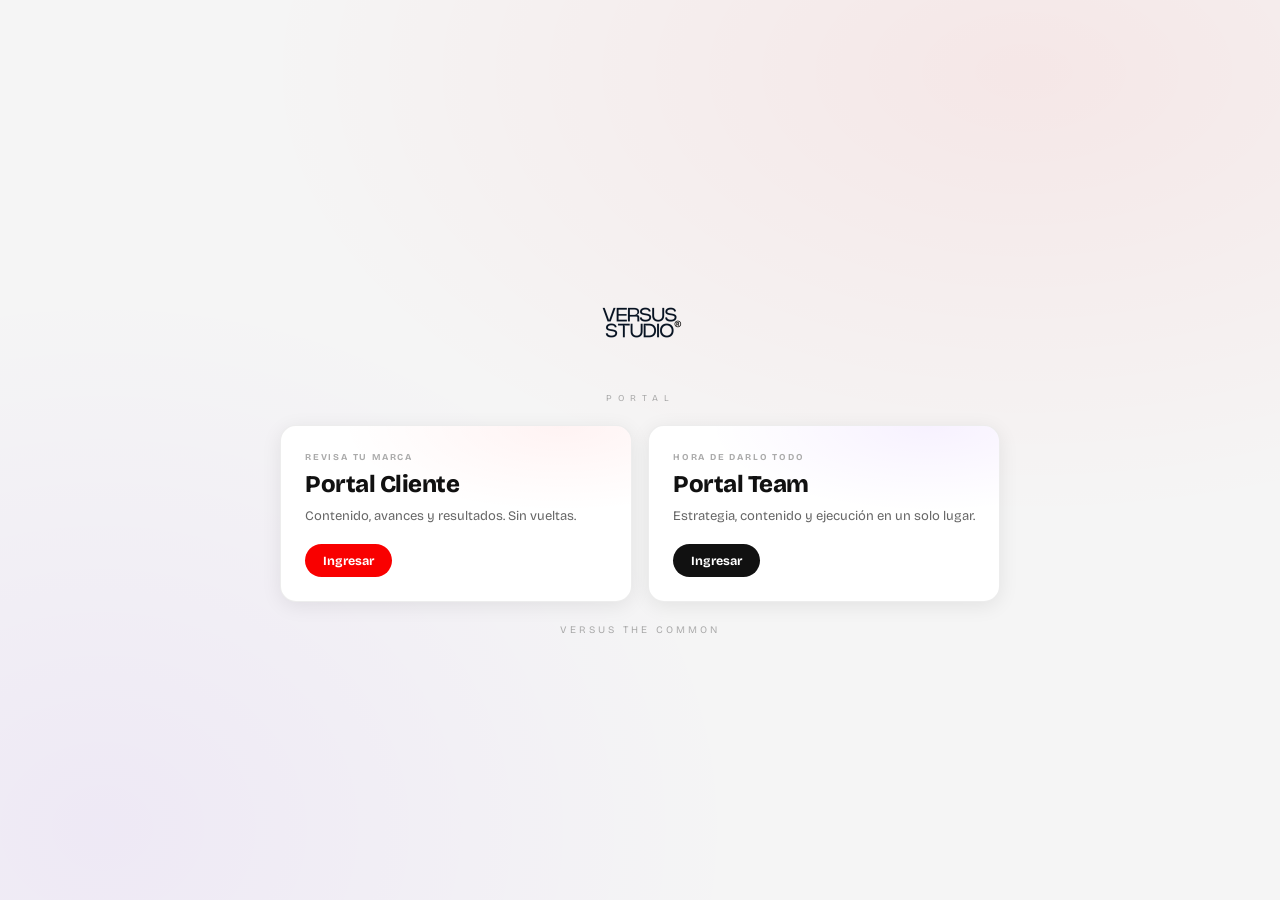
<file: index.html>
<!DOCTYPE html>
<html lang="es">
<head>
<meta charset="UTF-8" />
<meta name="viewport" content="width=device-width, initial-scale=1.0" />
<title>VERSUS Studio · Portal</title>
<link rel="icon" href="/logo.png" />
<link rel="preconnect" href="https://fonts.googleapis.com">
<link rel="preconnect" href="https://fonts.gstatic.com" crossorigin>
<link href="https://fonts.googleapis.com/css2?family=Bricolage+Grotesque:opsz,wght@12..96,300;12..96,400;12..96,500;12..96,600;12..96,700;12..96,800&display=swap" rel="stylesheet">
<style>
 :root{ --fn:"Bricolage Grotesque",sans-serif; --red:#F90000; --tx:#111; --t2:#666; --t3:#aaa; --card:#fff; --bd:rgba(0,0,0,.07); --sh:0 4px 20px rgba(0,0,0,.08); --r:16px; --rs:10px; }
 *{box-sizing:border-box;margin:0;padding:0}
 body{ font-family:var(--fn); color:var(--tx); min-height:100vh; display:flex; align-items:center; justify-content:center; padding:24px;
 background: radial-gradient(ellipse 60% 50% at 80% 8%, rgba(249,0,0,.06), transparent), radial-gradient(ellipse 50% 60% at 8% 92%, rgba(108,0,255,.05), transparent), #f5f5f5; }
 .wrap{ width:100%; max-width:720px; }
 .logo{ text-align:center; margin-bottom:22px; }
 .logo img{ width:120px; margin:0 auto; display:block; }
 .logo .sub{ font-size:9px; letter-spacing:6px; color:var(--t3); text-transform:uppercase; margin-top:9px; }
 .doors{ display:grid; grid-template-columns:1fr 1fr; gap:16px; align-items:stretch; }
 @media(max-width:560px){ .doors{ grid-template-columns:1fr; } }
 .door{ background:var(--card); border:1px solid var(--bd); border-radius:var(--r); box-shadow:var(--sh); padding:26px 24px 24px; transition:transform .18s, box-shadow .18s; position:relative; overflow:hidden; }
 .door::before{ content:""; position:absolute; inset:0; opacity:.6; pointer-events:none; }
 .door--cli::before{ background:radial-gradient(ellipse 90% 70% at 80% 0%, rgba(249,0,0,.08), transparent 70%); }
 .door--team::before{ background:radial-gradient(ellipse 90% 70% at 80% 0%, rgba(108,0,255,.09), transparent 70%); }
 .door:hover{ transform:translateY(-3px); box-shadow:0 12px 30px rgba(0,0,0,.10); }
 .door > *{ position:relative; }
 .door__eyebrow{ font-size:9px; font-weight:700; letter-spacing:1.8px; text-transform:uppercase; color:var(--t3); margin-bottom:8px; }
 .door__title{ font-size:24px; font-weight:800; letter-spacing:-.02em; margin-bottom:8px; }
 .door__desc{ font-size:13px; line-height:1.55; color:var(--t2); margin-bottom:18px; flex:1; }
 .door__btn{ display:inline-flex; align-items:center; gap:6px; align-self:flex-start; text-decoration:none; font-weight:700; font-size:12.5px; color:#fff; background:var(--red); border-radius:999px; padding:9px 18px; transition:background .2s, transform .15s; }
 .door__btn:hover{ background:#c40000; transform:translateX(2px); }
 .door{ display:flex; flex-direction:column; }
 .door__btn--dark{ background:#111; } .door__btn--dark:hover{ background:#000; }
 .foot{ text-align:center; color:var(--t3); font-size:10px; letter-spacing:3px; text-transform:uppercase; margin-top:22px; }
</style>
</head>
<body>
 <div class="wrap">
 <div class="logo">
 <img src="/logo.png" alt="VERSUS STUDIO" />
 <div class="sub">Portal</div>
 </div>
 <div class="doors">
 <div class="door door--cli">
 <div class="door__eyebrow">Revisa tu marca</div>
 <h2 class="door__title">Portal Cliente</h2>
 <p class="door__desc">Contenido, avances y resultados. Sin vueltas.</p>
 <a class="door__btn" href="/clientes/">Ingresar</a>
 </div>
 <div class="door door--team">
 <div class="door__eyebrow">Hora de darlo todo</div>
 <h2 class="door__title">Portal Team</h2>
 <p class="door__desc">Estrategia, contenido y ejecución en un solo lugar.</p>
 <a class="door__btn door__btn--dark" href="/team/">Ingresar</a>
 </div>
 </div>
 <div class="foot">Versus the common</div>
 </div>
</body>
</html>
</file>
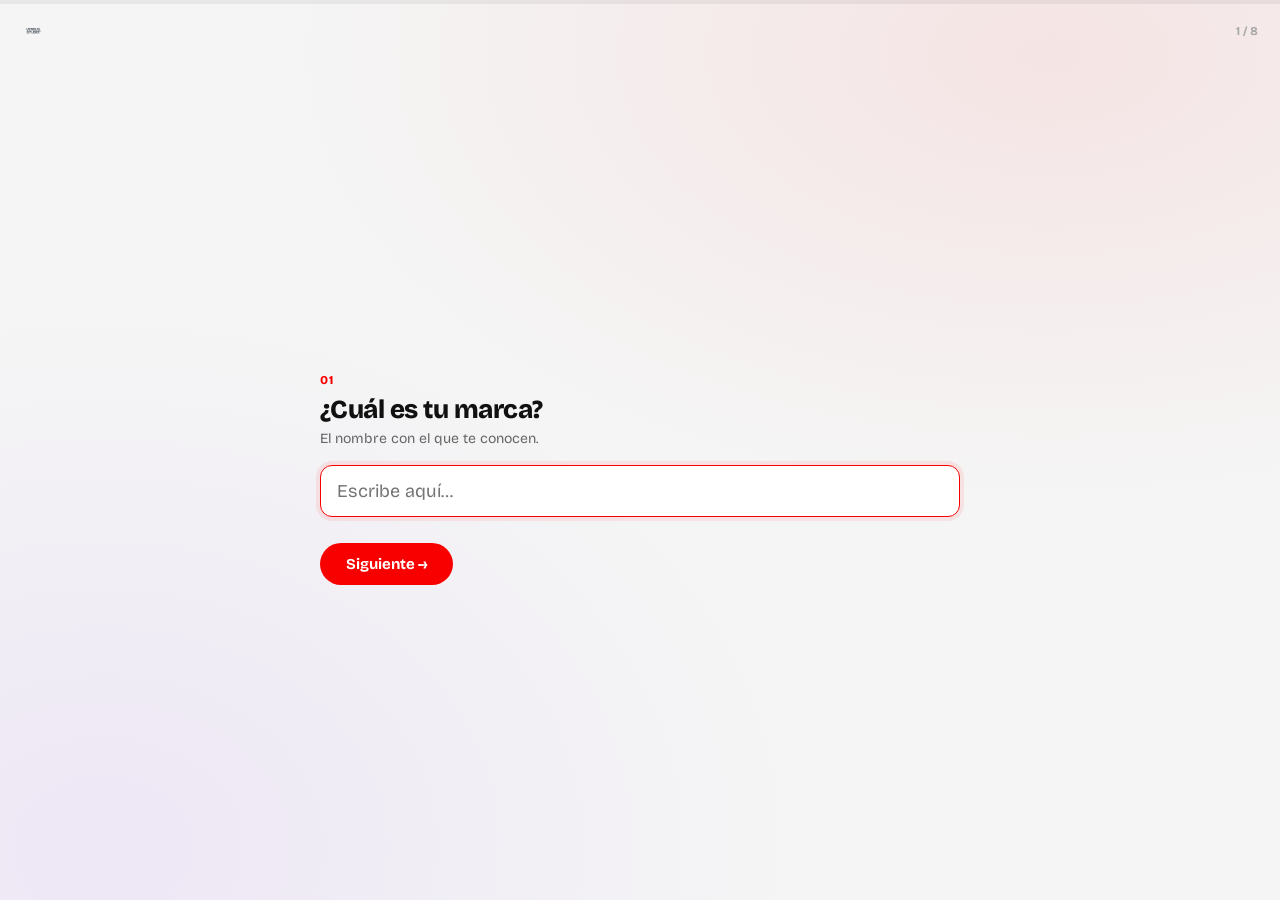
<file: alta-marca.html>
<!DOCTYPE html>
<html lang="es">
<head>
<meta charset="UTF-8" />
<meta name="viewport" content="width=device-width, initial-scale=1.0" />
<title>VERSUS · Formulario</title>
<link rel="icon" href="/logo.png" />
<link rel="preconnect" href="https://fonts.googleapis.com">
<link rel="preconnect" href="https://fonts.gstatic.com" crossorigin>
<link href="https://fonts.googleapis.com/css2?family=Bricolage+Grotesque:opsz,wght@12..96,300;12..96,400;12..96,500;12..96,600;12..96,700;12..96,800&display=swap" rel="stylesheet">
<style>
 :root{ --fn:"Bricolage Grotesque",sans-serif; --red:#F90000; --pur:#6C00FF; --tx:#111; --t2:#666; --t3:#aaa;
 --bg:#f5f5f5; --card:#fff; --bd:rgba(0,0,0,.08); --bd2:rgba(0,0,0,.14); --r:16px; --rs:12px; --sh:0 4px 20px rgba(0,0,0,.08);
 --accent:#F90000; }
 *{box-sizing:border-box;margin:0;padding:0}
 body{ font-family:var(--fn); color:var(--tx); min-height:100vh; display:flex; flex-direction:column;
 background: radial-gradient(ellipse 60% 50% at 82% 6%, rgba(249,0,0,.07), transparent), radial-gradient(ellipse 55% 60% at 8% 94%, rgba(108,0,255,.06), transparent), var(--bg); }
 .bar{ height:4px; background:rgba(0,0,0,.06); }
 .bar__fill{ height:100%; background:linear-gradient(90deg,var(--accent),var(--pur)); width:0; transition:width .35s cubic-bezier(.2,.8,.2,1); }
 .top{ display:flex; align-items:center; justify-content:space-between; padding:16px 22px; }
 .top img{ height:22px; }
 .top .paso{ font-size:12px; color:var(--t3); font-weight:700; }
 main{ flex:1; display:flex; align-items:center; justify-content:center; padding:24px; }
 .card{ width:100%; max-width:640px; }
 .banner{ width:100%; border-radius:var(--r); overflow:hidden; margin-bottom:22px; box-shadow:var(--sh); }
 .banner img{ display:block; width:100%; height:auto; }
 .q{ animation:rise .4s cubic-bezier(.2,.8,.2,1) both; }
 @keyframes rise{ from{opacity:0; transform:translateY(14px)} to{opacity:1; transform:none} }
 .q__n{ font-size:12px; font-weight:800; color:var(--accent); letter-spacing:.08em; text-transform:uppercase; margin-bottom:8px; }
 .q__t{ font-size:26px; font-weight:800; letter-spacing:-.02em; line-height:1.15; margin-bottom:6px; }
 .q__h{ font-size:14px; color:var(--t2); margin-bottom:18px; }
 input[type=text], textarea{ width:100%; font-family:inherit; font-size:18px; padding:14px 16px; border:1.5px solid var(--bd2); border-radius:var(--rs); background:var(--card); outline:none; transition:border-color .2s, box-shadow .2s; }
 input[type=text]:focus, textarea:focus{ border-color:var(--accent); box-shadow:0 0 0 4px rgba(249,0,0,.08); }
 textarea{ resize:vertical; min-height:110px; }
 .opts{ display:flex; gap:10px; flex-wrap:wrap; }
 .opt{ flex:1; min-width:120px; text-align:center; padding:14px; border:1.5px solid var(--bd2); border-radius:var(--rs); background:var(--card); font-size:16px; font-weight:700; cursor:pointer; transition:.15s; }
 .opt:hover{ border-color:var(--accent); }
 .opt.sel{ border-color:var(--accent); background:rgba(249,0,0,.06); color:var(--accent); }
 .manual-extra{ margin-top:14px; display:none; }
 .row{ display:flex; gap:10px; align-items:center; margin-top:26px; }
 .btn{ font-family:inherit; font-weight:700; font-size:15px; border:none; border-radius:999px; padding:12px 26px; cursor:pointer; transition:.18s; }
 .btn-red{ background:var(--accent); color:#fff; } .btn-red:hover{ filter:brightness(.92); transform:translateX(2px); }
 .btn-ghost{ background:transparent; color:var(--t2); }
 .hint{ font-size:12px; color:var(--t3); }
 .done{ text-align:center; padding:20px; }
 .done h1{ font-size:30px; font-weight:800; margin-bottom:10px; }
 .done p{ color:var(--t2); line-height:1.5; }
 .filerow{ display:flex; align-items:center; gap:10px; flex-wrap:wrap; margin-top:10px; }
 .filebtn{ border:1.5px dashed var(--bd2); border-radius:var(--rs); padding:10px 16px; font-weight:700; font-size:13px; color:var(--t2); cursor:pointer; }
</style>
</head>
<body>
 <div class="bar"><div class="bar__fill" id="bar"></div></div>
 <div class="top"><img src="/logo.png" alt="VERSUS"><span class="paso" id="paso"></span></div>
 <main><div class="card" id="card"><div class="q"><div class="q__t">Cargando…</div></div></div></main>

<script>
const RTDB="https://versus-portal-default-rtdb.firebaseio.com/vsportal";
const DEFAULT_FORM={ id:"onboarding", name:"Alta de marca", title:"Cuéntanos de tu marca", subtitle:"", banner:"", accent:"#F90000",
 questions:[
 {id:"marca", label:"¿Cuál es tu marca?", hint:"El nombre con el que te conocen.", type:"text", required:true, name:true},
 {id:"hacen", label:"¿Qué hacen?", hint:"En pocas líneas, a qué se dedica tu marca.", type:"area", required:true},
 {id:"clientes", label:"¿Cuáles son tus clientes?", hint:"A quién le vendes o le hablas.", type:"area"},
 {id:"tresPalabras", label:"Describe en 3 palabras tu marca.", hint:"Las 3 que mejor la definen.", type:"text"},
 {id:"inspiran", label:"¿Qué marcas te inspiran y por qué?", hint:"Referentes que admiras.", type:"area"},
 {id:"redes", label:"Copia tus redes sociales.", hint:"Instagram, TikTok, web… pega los links.", type:"area"},
 {id:"esperan", label:"¿Qué esperas de Versus como tu equipo?", hint:"Qué te gustaría lograr con nosotros.", type:"area"},
 {id:"manual", label:"¿Tienes manual de marca?", hint:"Si sí, pega el link o súbelo.", type:"manual"}
 ]};
const params=new URLSearchParams(location.search);
const FORM_ID=params.get("f")||"onboarding";
let FORM=DEFAULT_FORM;
let i=0; const R={}; let manualState={};
const card=document.getElementById("card"), bar=document.getElementById("bar"), paso=document.getElementById("paso");

async function boot(){
 try{
 const r=await fetch(RTDB+"/formConfig/"+encodeURIComponent(FORM_ID)+".json");
 const cfg=await r.json();
 if(cfg && cfg.questions && cfg.questions.length) FORM=cfg;
 }catch(e){}
 if(FORM.accent) document.documentElement.style.setProperty("--accent",FORM.accent);
 document.title="VERSUS · "+(FORM.name||"Formulario");
 render();
}
function bannerHTML(){ return FORM.banner? `<div class="banner"><img src="${FORM.banner}" alt=""></div>`:""; }
function render(){
 const q=FORM.questions[i], total=FORM.questions.length;
 paso.textContent=(i+1)+" / "+total;
 bar.style.width=(i/total*100)+"%";
 let field="";
 const v=(R[q.id]||"");
 if(q.type==="text") field=`<input type="text" id="f" value="${v.replace(/"/g,'&quot;')}" placeholder="Escribe aquí…">`;
 else if(q.type==="area") field=`<textarea id="f" placeholder="Escribe aquí…">${v}</textarea>`;
 else if(q.type==="choice"){ field=`<div class="opts">`+(q.options||[]).map(o=>`<div class="opt${v===o?' sel':''}" data-v="${String(o).replace(/"/g,'&quot;')}">${o}</div>`).join("")+`</div>`; }
 else if(q.type==="manual") field=`
 <div class="opts"><div class="opt${manualState.tiene==="si"?" sel":""}" data-m="si">Sí, tengo</div><div class="opt${manualState.tiene==="no"?" sel":""}" data-m="no">No aún</div></div>
 <div class="manual-extra" id="mx">
 <input type="text" id="mlink" placeholder="Pega el link del manual (Drive, etc.)" value="${(manualState.link||"").replace(/"/g,'&quot;')}">
 <div class="filerow"><label class="filebtn"> Subir archivo (PDF/imagen, máx 3MB)<input type="file" id="mfile" accept="application/pdf,image/*" hidden></label><span class="hint" id="mfilename">${manualState.nombre?("· "+manualState.nombre):""}</span></div>
 </div>`;
 const first=i===0? bannerHTML():"";
 card.innerHTML=`${first}<div class="q"><div class="q__n">${String(i+1).padStart(2,"0")}</div><div class="q__t">${q.label||""}</div>${q.hint?`<div class="q__h">${q.hint}</div>`:""}${field}
 <div class="row">${i>0?'<button class="btn btn-ghost" id="back">← Atrás</button>':''}<button class="btn btn-red" id="next">${i===total-1?'Enviar':'Siguiente →'}</button></div></div>`;
 const f=document.getElementById("f"); if(f) f.focus();
 if(q.type==="choice"){ card.querySelectorAll(".opt").forEach(o=>o.onclick=()=>{ card.querySelectorAll(".opt").forEach(x=>x.classList.remove("sel")); o.classList.add("sel"); R[q.id]=o.dataset.v; }); }
 if(q.type==="manual"){
 const mx=document.getElementById("mx"); if(manualState.tiene==="si") mx.style.display="block";
 card.querySelectorAll(".opt").forEach(o=>o.onclick=()=>{ card.querySelectorAll(".opt").forEach(x=>x.classList.remove("sel")); o.classList.add("sel"); manualState.tiene=o.dataset.m; mx.style.display=o.dataset.m==="si"?"block":"none"; });
 const mf=document.getElementById("mfile"); if(mf) mf.onchange=()=>{ const file=mf.files[0]; if(!file)return; if(file.size>3*1024*1024){ alert("Máx 3MB. Mejor pega el link."); mf.value=""; return; } const rd=new FileReader(); rd.onload=()=>{ manualState.data=rd.result; manualState.nombre=file.name; document.getElementById("mfilename").textContent="· "+file.name; }; rd.readAsDataURL(file); };
 }
 const bk=document.getElementById("back"); if(bk) bk.onclick=()=>{ save(); i--; render(); };
 document.getElementById("next").onclick=()=>{ if(!save())return; if(i===total-1) enviar(); else{ i++; render(); } };
 if(f) f.addEventListener("keydown",e=>{ if(e.key==="Enter"&&q.type!=="area"){ e.preventDefault(); document.getElementById("next").click(); } });
}
function save(){
 const q=FORM.questions[i], f=document.getElementById("f");
 if(f) R[q.id]=f.value.trim();
 if(q.type==="manual"){ const ml=document.getElementById("mlink"); if(ml) manualState.link=ml.value.trim(); }
 if(q.required){
 const missing = q.type==="manual" ? !manualState.tiene : !((R[q.id]||"").trim());
 if(missing){ if(f){ f.style.borderColor="var(--red)"; f.focus(); } else { const first=card.querySelector(".opt"); if(first) first.style.borderColor="var(--red)"; } return false; }
 }
 return true;
}
async function enviar(){
 card.innerHTML='<div class="done"><h1>Enviando…</h1></div>';
 const nameQ=FORM.questions.find(q=>q.name) || FORM.questions.find(q=>q.type==="text") || FORM.questions[0];
 const items=FORM.questions.filter(q=>q.type!=="manual").map(q=>({label:q.label, value:R[q.id]||"", type:q.type}));
 const hasManual=FORM.questions.some(q=>q.type==="manual");
 const id="ob"+Date.now().toString(36)+Math.random().toString(36).slice(2,6);
 const payload={ formId:FORM.id||FORM_ID, formName:FORM.name||"", marca:(R[(nameQ&&nameQ.id)]||"Sin nombre"), items, at:new Date().toISOString() };
 if(hasManual) payload.manual={ tiene:manualState.tiene||"no", link:manualState.link||"", nombre:manualState.nombre||"", data:manualState.data||"" };
 try{
 const r=await fetch(RTDB+"/onboarding/"+id+".json",{method:"PUT",body:JSON.stringify(payload)});
 if(!r.ok) throw new Error("no");
 bar.style.width="100%"; paso.textContent="";
 card.innerHTML='<div class="done"><h1>¡Listo! </h1><p>Recibimos la info de <b>'+(payload.marca)+'</b>.<br>El equipo de Versus la revisará y te contacta.</p></div>';
 }catch(e){ card.innerHTML='<div class="done"><h1>Ups</h1><p>No se pudo enviar. Escríbenos y lo revisamos.</p></div>'; }
}
boot();
</script>
</body>
</html>
</file>
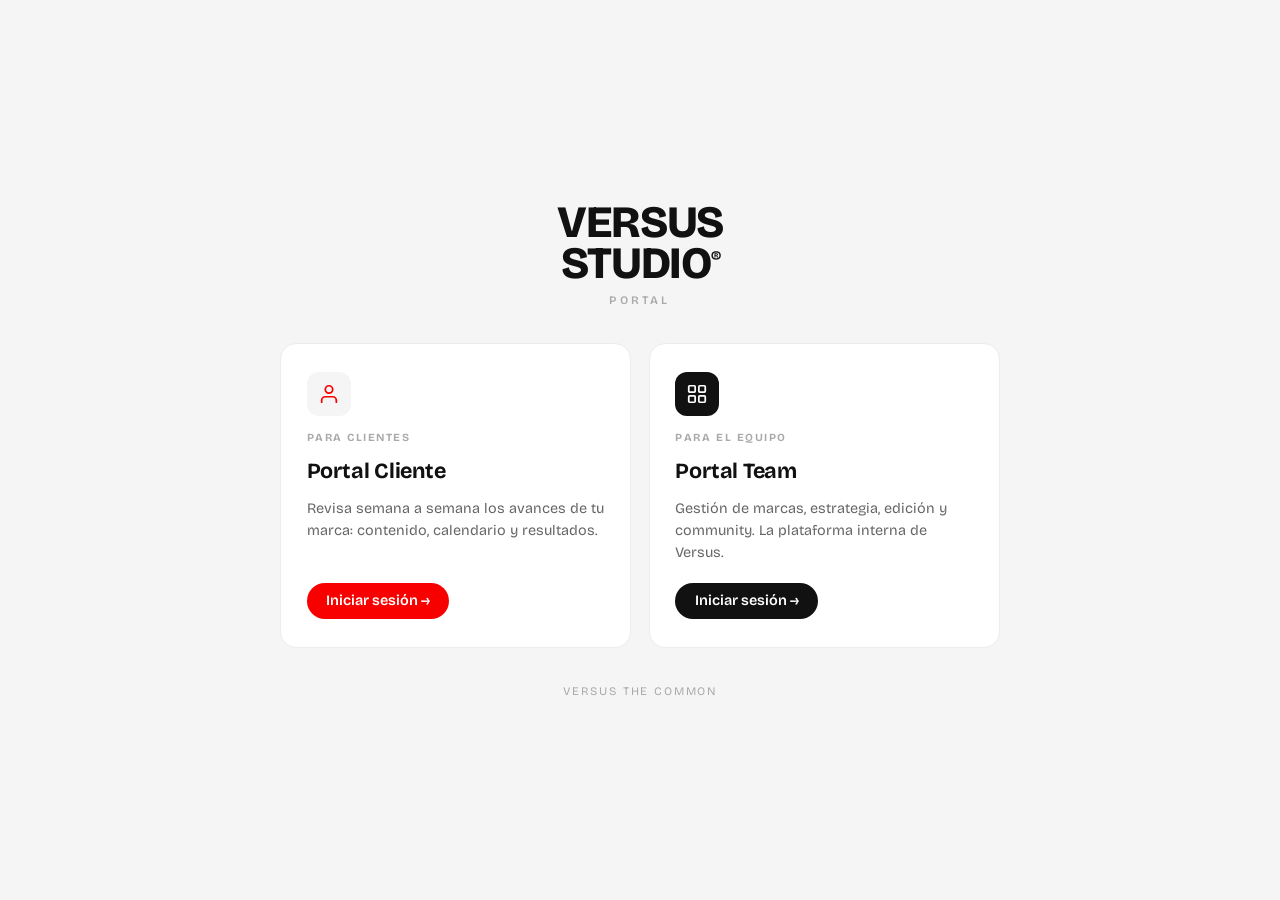
<file: inicio.html>
<!DOCTYPE html>
<html lang="es">
<head>
<meta charset="UTF-8" />
<meta name="viewport" content="width=device-width, initial-scale=1.0" />
<title>VERSUS Studio · Portal</title>
<link rel="preconnect" href="https://fonts.googleapis.com">
<link rel="preconnect" href="https://fonts.gstatic.com" crossorigin>
<link href="https://fonts.googleapis.com/css2?family=Bricolage+Grotesque:opsz,wght@12..96,300;12..96,400;12..96,500;12..96,600;12..96,700;12..96,800&display=swap" rel="stylesheet">
<style>
/* =====================================================================
   VERSUS · Portón de entrada — misma guía de diseño que el Portal de Marcas
   (flat, minimalista, Bricolage Grotesque). Destinos en PORTAL_CONFIG (abajo).
   ===================================================================== */
:root{
  --fn:"Bricolage Grotesque",sans-serif;
  --bg:#f5f5f5; --card:#ffffff; --tx:#111111; --mut:#666666; --mut2:#aaaaaa;
  --bord:#ececec; --red:#F90000; --r:16px; --rs:10px;
}
@media (prefers-color-scheme:dark){
  :root:not([data-theme="light"]){
    --bg:#141414; --card:#1e1e1e; --tx:#ffffff; --mut:#aaaaaa; --mut2:#777777; --bord:#2c2c2c;
  }
}
*{box-sizing:border-box;margin:0;padding:0}
html,body{height:100%}
body{font-family:var(--fn);background:var(--bg);color:var(--tx);-webkit-font-smoothing:antialiased;
  display:flex;align-items:center;justify-content:center;min-height:100vh;padding:2rem}

.shell{width:100%;max-width:720px;display:flex;flex-direction:column;align-items:center;gap:2.2rem}

/* Marca */
.brand{text-align:center;animation:rise .6s cubic-bezier(.2,.8,.2,1) both}
.brand__mark{font-weight:800;letter-spacing:-.03em;line-height:.9;font-size:clamp(2rem,5.5vw,2.8rem)}
.brand__mark sup{font-size:.34em;font-weight:600;top:-1.3em}
.brand__tag{margin-top:.65rem;color:var(--mut2);font-weight:600;letter-spacing:.28em;font-size:.72rem;text-transform:uppercase}

/* Puertas */
.doors{display:grid;grid-template-columns:1fr 1fr;gap:1.1rem;width:100%}
.door{
  background:var(--card);border:1px solid var(--bord);border-radius:var(--r);
  padding:1.8rem 1.6rem;display:flex;flex-direction:column;gap:.9rem;text-decoration:none;color:inherit;
  cursor:pointer;transition:transform .2s cubic-bezier(.2,.8,.2,1),box-shadow .2s,border-color .2s;
  animation:rise .6s cubic-bezier(.2,.8,.2,1) both;
}
.door:nth-child(1){animation-delay:.06s}.door:nth-child(2){animation-delay:.12s}
.door:hover{transform:translateY(-4px);box-shadow:0 14px 34px rgba(0,0,0,.08);border-color:var(--red)}
.door__icon{width:44px;height:44px;border-radius:12px;display:grid;place-items:center;background:#f5f5f5;color:var(--red)}
.door--team .door__icon{background:#111111;color:#fff}
@media (prefers-color-scheme:dark){:root:not([data-theme="light"]) .door__icon{background:#2a2a2a}}
.door__icon svg{width:22px;height:22px;fill:none;stroke:currentColor;stroke-width:1.9;stroke-linecap:round;stroke-linejoin:round}
.door__eyebrow{font-size:.68rem;font-weight:700;text-transform:uppercase;letter-spacing:.14em;color:var(--mut2)}
.door__title{font-size:1.35rem;font-weight:700;letter-spacing:-.01em}
.door__desc{font-size:.9rem;line-height:1.5;color:var(--mut);flex:1}
.door__btn{display:inline-flex;align-items:center;justify-content:center;gap:.45rem;align-self:flex-start;
  font-family:var(--fn);font-weight:600;font-size:.9rem;color:#fff;background:var(--red);
  border:none;border-radius:99px;padding:.6rem 1.2rem;margin-top:.3rem;transition:background .2s,gap .2s}
.door:hover .door__btn{gap:.75rem}
.door--team .door__btn{background:#111111}
@media (prefers-color-scheme:dark){:root:not([data-theme="light"]) .door--team .door__btn{background:#fff;color:#111}}

.foot{color:var(--mut2);font-size:.72rem;letter-spacing:.16em;text-transform:uppercase;animation:rise .6s .18s cubic-bezier(.2,.8,.2,1) both}

@keyframes rise{from{opacity:0;transform:translateY(14px)}to{opacity:1;transform:translateY(0)}}
@media (prefers-reduced-motion:reduce){*{animation:none!important;transition:none!important}}
@media (max-width:560px){.doors{grid-template-columns:1fr}}
</style>
</head>
<body>
<main class="shell">
  <div class="brand">
    <div class="brand__mark">VERSUS<br>STUDIO<sup>®</sup></div>
    <div class="brand__tag">Portal</div>
  </div>

  <div class="doors">
    <!-- Puerta 1: CLIENTE -->
    <a class="door door--cliente" id="doorCliente" role="button" tabindex="0">
      <div class="door__icon">
        <svg viewBox="0 0 24 24"><path d="M20 21v-2a4 4 0 0 0-4-4H8a4 4 0 0 0-4 4v2"/><circle cx="12" cy="7" r="4"/></svg>
      </div>
      <div class="door__eyebrow">Para clientes</div>
      <div class="door__title">Portal Cliente</div>
      <div class="door__desc">Revisa semana a semana los avances de tu marca: contenido, calendario y resultados.</div>
      <span class="door__btn">Iniciar sesión →</span>
    </a>

    <!-- Puerta 2: TEAM -->
    <a class="door door--team" id="doorTeam" role="button" tabindex="0">
      <div class="door__icon">
        <svg viewBox="0 0 24 24"><rect x="3" y="3" width="7" height="7" rx="1"/><rect x="14" y="3" width="7" height="7" rx="1"/><rect x="3" y="14" width="7" height="7" rx="1"/><rect x="14" y="14" width="7" height="7" rx="1"/></svg>
      </div>
      <div class="door__eyebrow">Para el equipo</div>
      <div class="door__title">Portal Team</div>
      <div class="door__desc">Gestión de marcas, estrategia, edición y community. La plataforma interna de Versus.</div>
      <span class="door__btn">Iniciar sesión →</span>
    </a>
  </div>

  <div class="foot">Versus the common</div>
</main>

<script>
/* ===== Destinos (mismo dominio, un solo servidor) ===== */
var PORTAL_CONFIG = {
  cliente: "portal-seguro.html",  // portal de clientes (login seguro)
  team:    "team.html"            // plataforma del equipo
};
function go(url){ if(url) window.location.href = url; }
document.getElementById('doorCliente').addEventListener('click', function(){ go(PORTAL_CONFIG.cliente); });
document.getElementById('doorTeam').addEventListener('click', function(){ go(PORTAL_CONFIG.team); });
['doorCliente','doorTeam'].forEach(function(id){
  document.getElementById(id).addEventListener('keydown', function(e){
    if(e.key==='Enter'||e.key===' '){ e.preventDefault(); this.click(); }
  });
});
</script>
</body>
</html>
</file>
